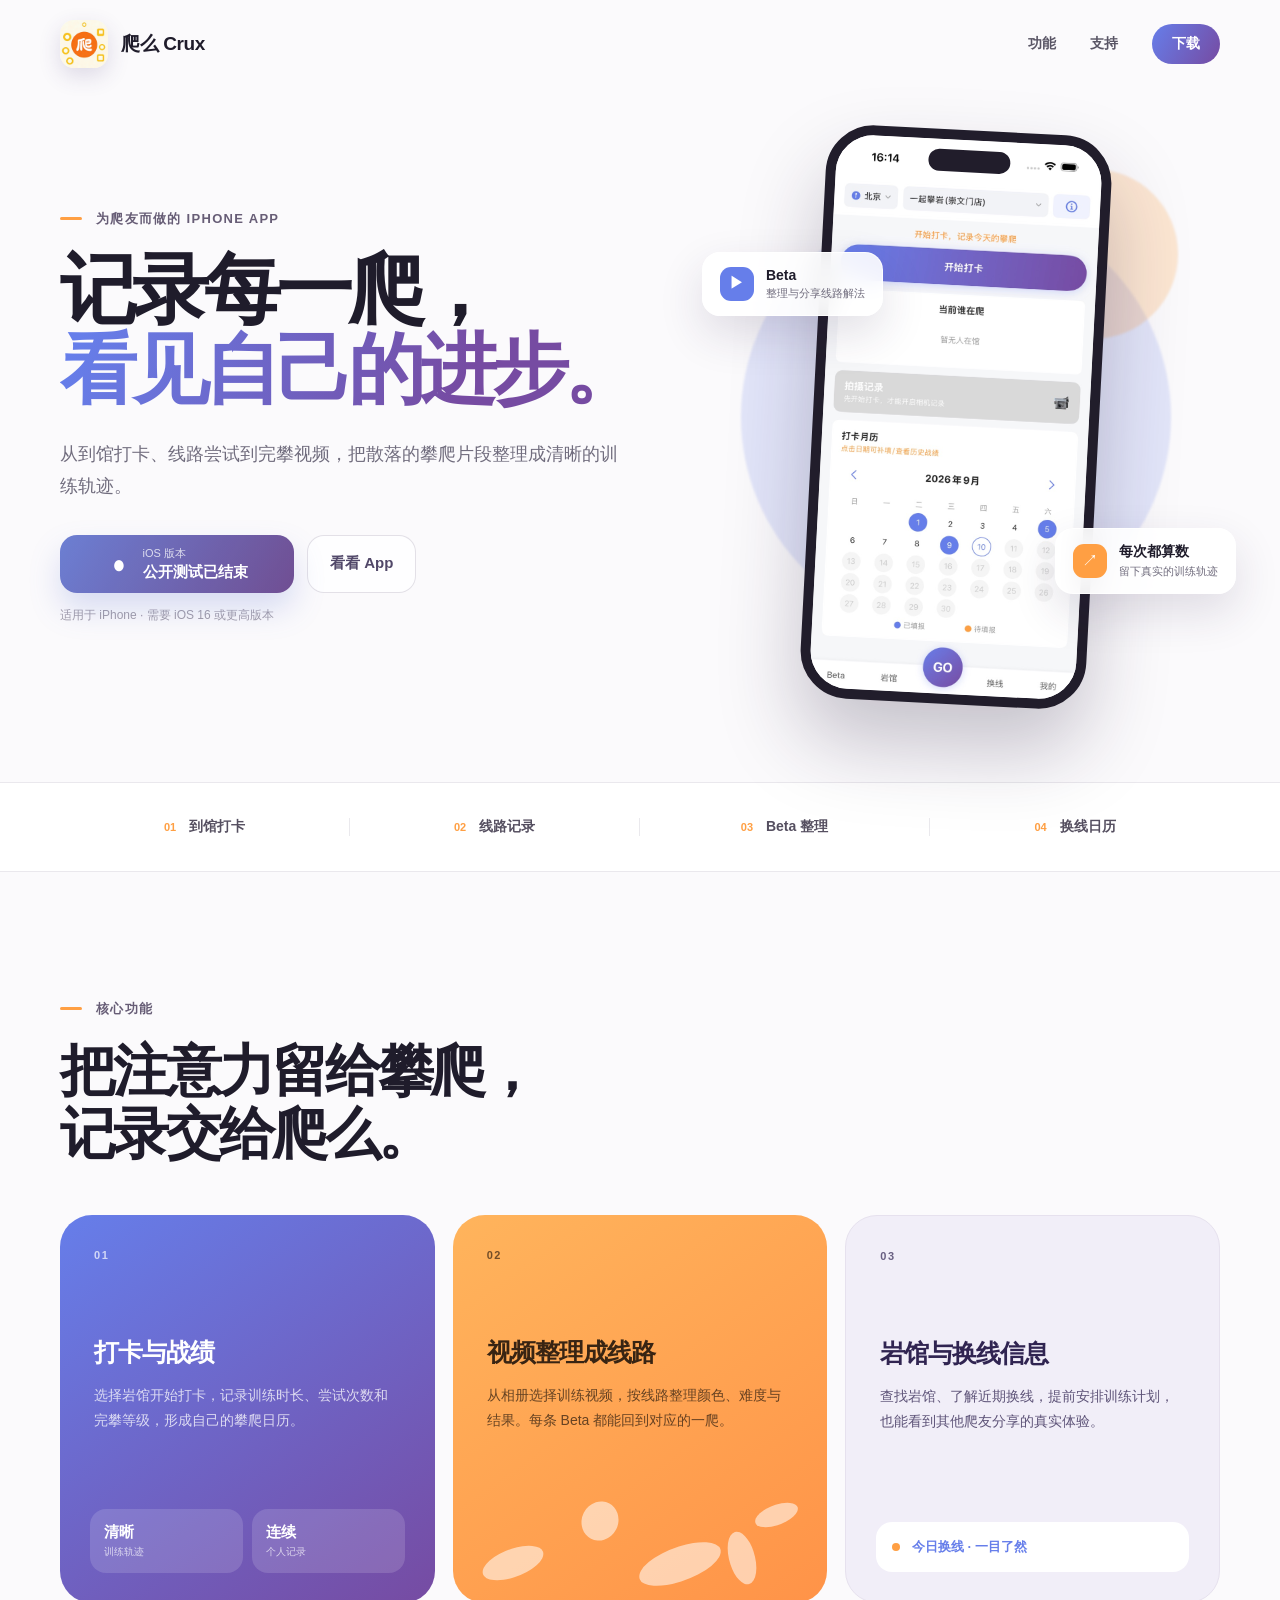
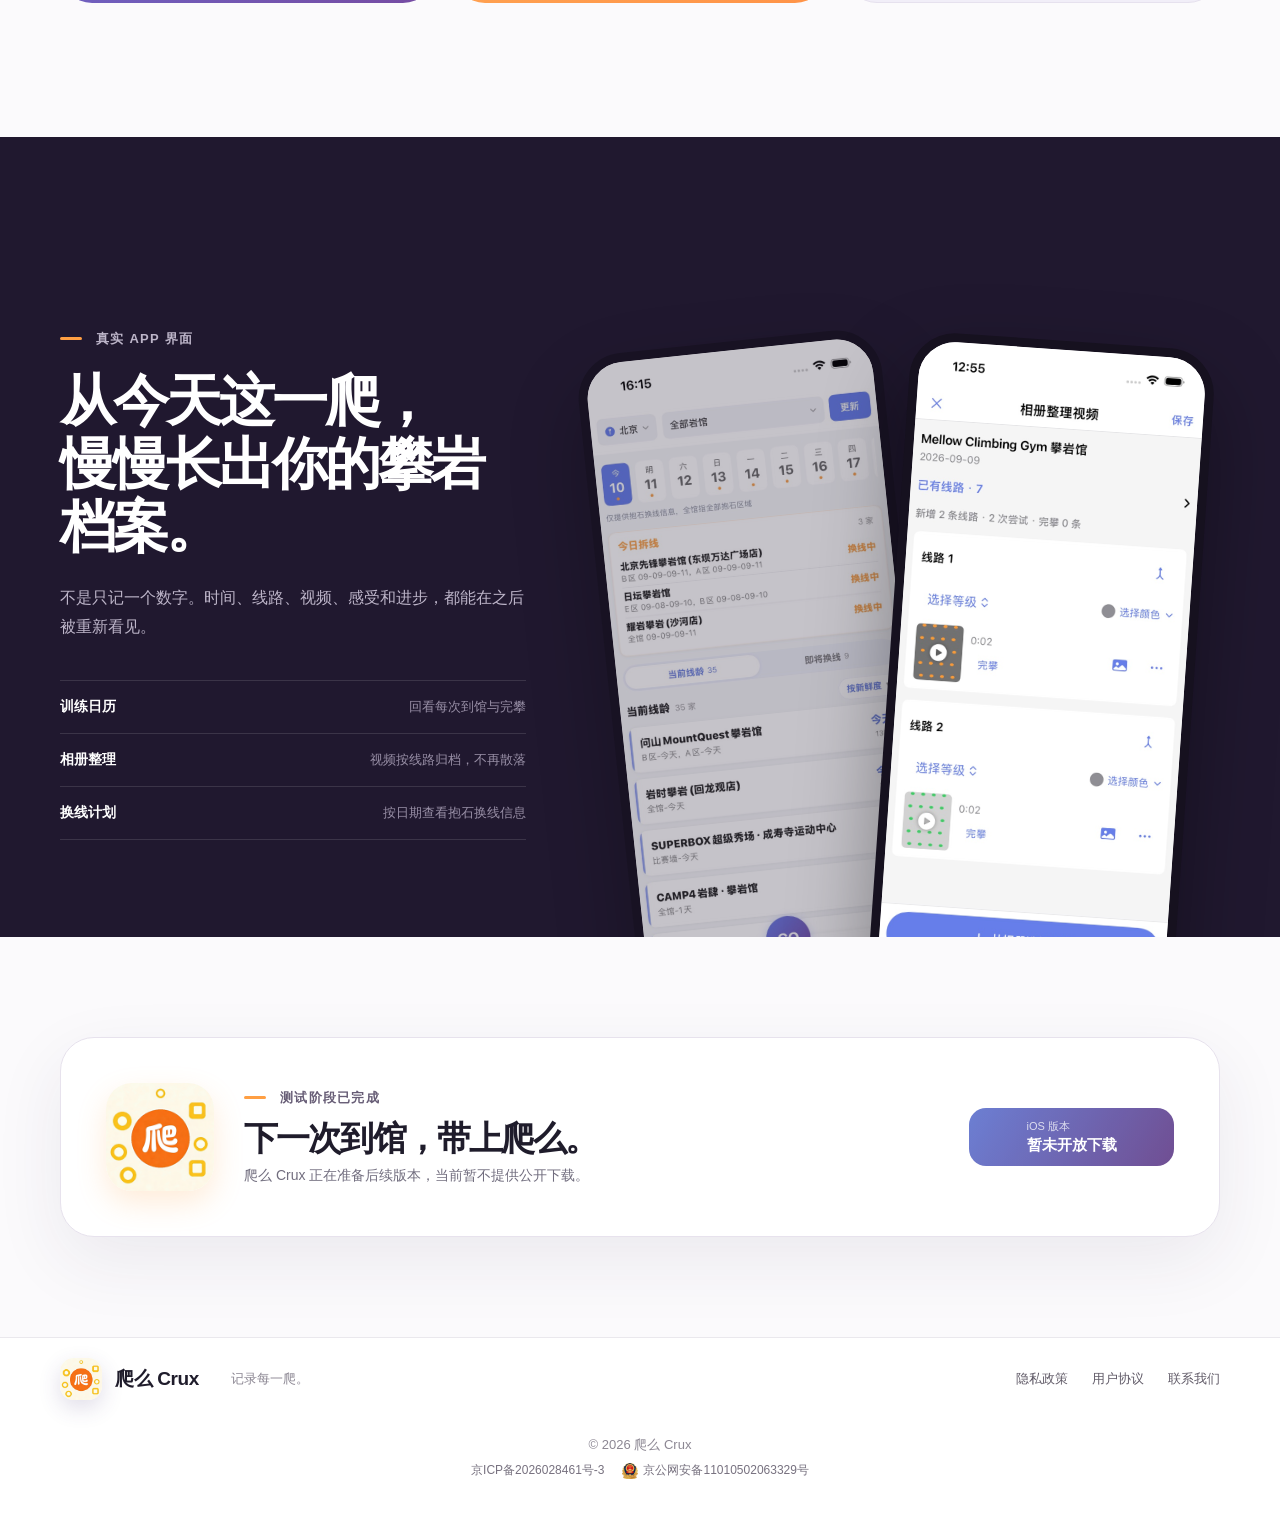
<file: index.html>
<!doctype html>
<html lang="zh-CN">
<head>
  <meta charset="utf-8">
  <meta name="viewport" content="width=device-width, initial-scale=1, viewport-fit=cover">
  <meta name="description" content="爬么 Crux 是为攀岩爱好者打造的训练记录与岩馆社区 App。记录每一爬，整理 Beta，查看换线信息。">
  <meta name="robots" content="noindex, nofollow, noarchive">
  <meta name="theme-color" content="#667eea">
  <meta property="og:title" content="爬么 Crux｜记录每一爬">
  <meta property="og:description" content="打卡、记录、整理 Beta，让每一次攀爬都有迹可循。">
  <meta property="og:image" content="assets/app-icon.png">
  <title>爬么 Crux｜记录每一爬</title>
  <link rel="icon" href="assets/app-icon.png">
  <link rel="apple-touch-icon" href="assets/app-icon.png">
  <link rel="stylesheet" href="assets/site.css">
</head>
<body>
  <header class="nav shell">
    <a class="brand" href="./" aria-label="爬么 Crux 首页">
      <img src="assets/app-icon.png" alt="爬么 Crux 图标" width="48" height="48">
      <span>爬么 <b>Crux</b></span>
    </a>
    <nav aria-label="主要导航">
      <a href="#features">功能</a>
      <a href="support.html">支持</a>
      <a class="nav-download" href="#download">下载</a>
    </nav>
  </header>

  <main>
    <section class="hero shell">
      <div class="hero-copy">
        <p class="eyebrow"><span></span> 为爬友而做的 iPhone App</p>
        <h1>记录每一爬，<br><em>看见自己的进步。</em></h1>
        <p class="lead">从到馆打卡、线路尝试到完攀视频，把散落的攀爬片段整理成清晰的训练轨迹。</p>
        <div class="hero-actions" id="download">
          <span class="primary disabled" role="status" data-testflight-link>
            <span class="apple" aria-hidden="true">●</span>
            <span><small>iOS 版本</small>公开测试已结束</span>
          </span>
          <a class="secondary" href="#preview">看看 App</a>
        </div>
        <p class="availability">适用于 iPhone · 需要 iOS 16 或更高版本</p>
      </div>

      <div class="hero-visual" aria-label="爬么 Crux 应用界面预览">
        <div class="glow glow-purple"></div>
        <div class="glow glow-orange"></div>
        <div class="phone phone-main">
          <img src="assets/screen-home.jpg" alt="爬么 Crux 打卡与训练日历界面">
        </div>
        <div class="floating-card card-beta">
          <span class="mini-icon">▶</span>
          <div><b>Beta</b><small>整理与分享线路解法</small></div>
        </div>
        <div class="floating-card card-streak">
          <span class="mini-icon orange">↗</span>
          <div><b>每次都算数</b><small>留下真实的训练轨迹</small></div>
        </div>
      </div>
    </section>

    <section class="trust-strip">
      <div class="shell trust-items">
        <p><span>01</span> 到馆打卡</p>
        <p><span>02</span> 线路记录</p>
        <p><span>03</span> Beta 整理</p>
        <p><span>04</span> 换线日历</p>
      </div>
    </section>

    <section class="features shell" id="features">
      <div class="section-heading">
        <p class="eyebrow"><span></span> 核心功能</p>
        <h2>把注意力留给攀爬，<br>记录交给爬么。</h2>
      </div>
      <div class="feature-grid">
        <article class="feature purple-card">
          <div class="feature-number">01</div>
          <h3>打卡与战绩</h3>
          <p>选择岩馆开始打卡，记录训练时长、尝试次数和完攀等级，形成自己的攀爬日历。</p>
          <div class="stat-row">
            <div><b>清晰</b><span>训练轨迹</span></div>
            <div><b>连续</b><span>个人记录</span></div>
          </div>
        </article>
        <article class="feature orange-card">
          <div class="feature-number">02</div>
          <h3>视频整理成线路</h3>
          <p>从相册选择训练视频，按线路整理颜色、难度与结果。每条 Beta 都能回到对应的一爬。</p>
          <div class="hold-pattern" aria-hidden="true"><i></i><i></i><i></i><i></i><i></i></div>
        </article>
        <article class="feature light-card">
          <div class="feature-number">03</div>
          <h3>岩馆与换线信息</h3>
          <p>查找岩馆、了解近期换线，提前安排训练计划，也能看到其他爬友分享的真实体验。</p>
          <div class="route-pill"><span></span> 今日换线 · 一目了然</div>
        </article>
      </div>
    </section>

    <section class="preview" id="preview">
      <div class="shell preview-layout">
        <div class="preview-copy">
          <p class="eyebrow light"><span></span> 真实 App 界面</p>
          <h2>从今天这一爬，<br>慢慢长出你的攀岩档案。</h2>
          <p>不是只记一个数字。时间、线路、视频、感受和进步，都能在之后被重新看见。</p>
          <ul>
            <li><b>训练日历</b><span>回看每次到馆与完攀</span></li>
            <li><b>相册整理</b><span>视频按线路归档，不再散落</span></li>
            <li><b>换线计划</b><span>按日期查看抱石换线信息</span></li>
          </ul>
        </div>
        <div class="screen-stack">
          <figure class="screen-card back"><img src="assets/screen-routes.jpg" alt="岩馆换线日历界面"></figure>
          <figure class="screen-card front"><img src="assets/screen-album.jpg" alt="相册视频按线路整理界面"></figure>
        </div>
      </div>
    </section>

    <section class="download shell">
      <div class="download-panel">
        <img src="assets/app-icon.png" alt="" width="108" height="108">
        <div>
          <p class="eyebrow"><span></span> 测试阶段已完成</p>
          <h2>下一次到馆，带上爬么。</h2>
          <p>爬么 Crux 正在准备后续版本，当前暂不提供公开下载。</p>
        </div>
        <span class="primary disabled compact" role="status" data-testflight-link>
          <span><small>iOS 版本</small>暂未开放下载</span>
        </span>
      </div>
    </section>
  </main>

  <footer>
    <div class="shell footer-grid">
      <div class="brand footer-brand">
        <img src="assets/app-icon.png" alt="" width="42" height="42">
        <span>爬么 <b>Crux</b></span>
      </div>
      <p>记录每一爬。</p>
      <div class="footer-links">
        <a href="privacy.html">隐私政策</a>
        <a href="terms.html">用户协议</a>
        <a href="support.html">联系我们</a>
      </div>
      <div class="filing-info">
        <p class="copyright">© 2026 爬么 Crux</p>
        <div class="filing-links">
          <a class="filing-link" href="https://beian.miit.gov.cn/" target="_blank" rel="noopener noreferrer">京ICP备2026028461号-3</a>
          <a class="filing-link filing-police" href="https://beian.mps.gov.cn/#/query/webSearch?code=11010502063329" target="_blank" rel="noopener noreferrer"><img src="assets/beian-mps.png" alt="">京公网安备11010502063329号</a>
        </div>
      </div>
    </div>
  </footer>
</body>
</html>
</file>
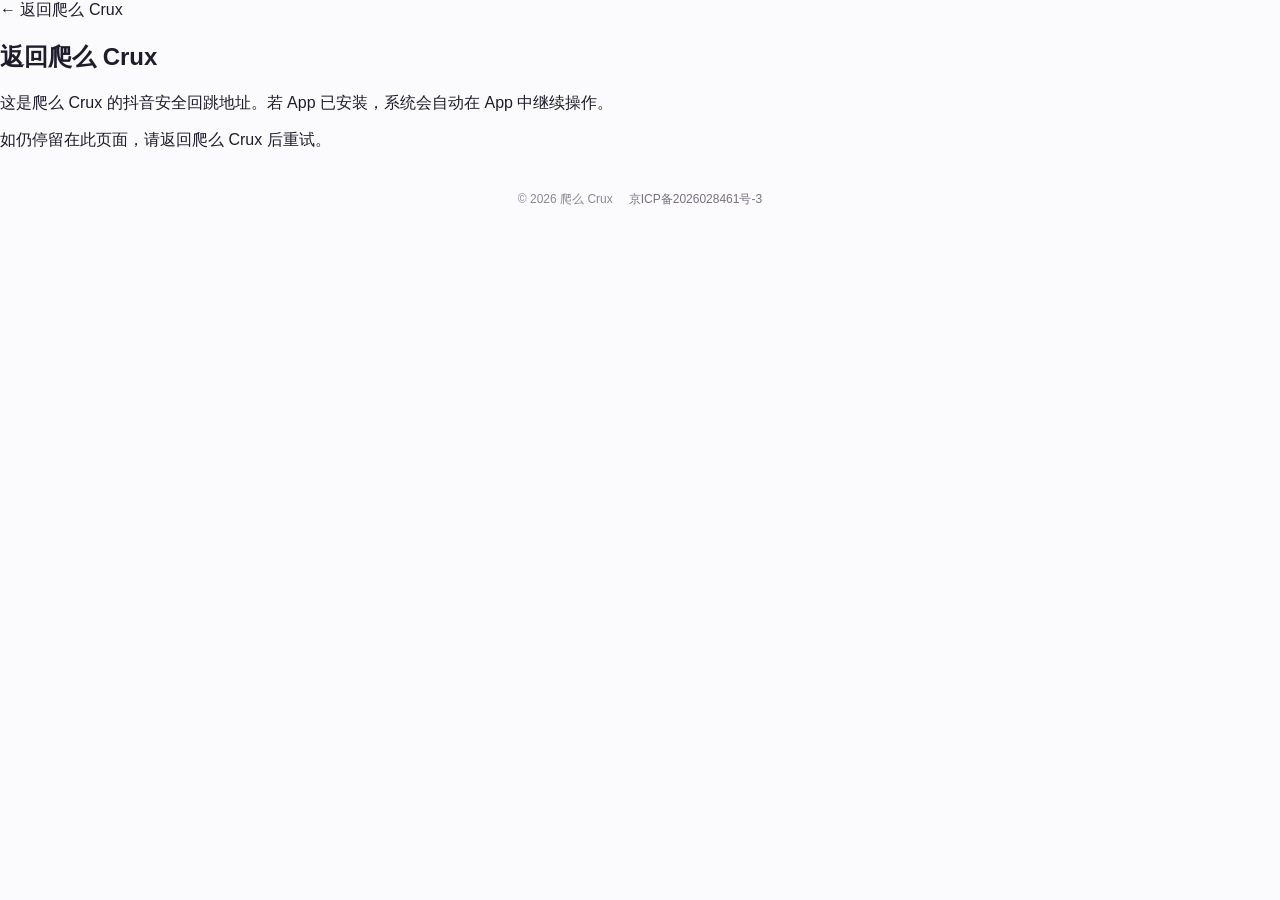
<file: ul/douyin/index.html>
<!doctype html>
<html lang="zh-CN">
<head>
  <meta charset="utf-8">
  <meta name="viewport" content="width=device-width, initial-scale=1">
  <meta name="robots" content="noindex, nofollow, noarchive">
  <title>返回爬么 Crux</title>
  <link rel="stylesheet" href="../../assets/site.css">
</head>
<body>
  <main class="legal-shell">
    <section class="legal-card">
      <a class="back-link" href="../../">← 返回爬么 Crux</a>
      <h1>返回爬么 Crux</h1>
      <p>这是爬么 Crux 的抖音安全回跳地址。若 App 已安装，系统会自动在 App 中继续操作。</p>
      <p>如仍停留在此页面，请返回爬么 Crux 后重试。</p>
    </section>
  </main>
  <footer class="legal-footer compact-footer">
    <span>© 2026 爬么 Crux</span>
    <a href="https://beian.miit.gov.cn/" target="_blank" rel="noopener noreferrer">京ICP备2026028461号-3</a>
  </footer>
</body>
</html>
</file>
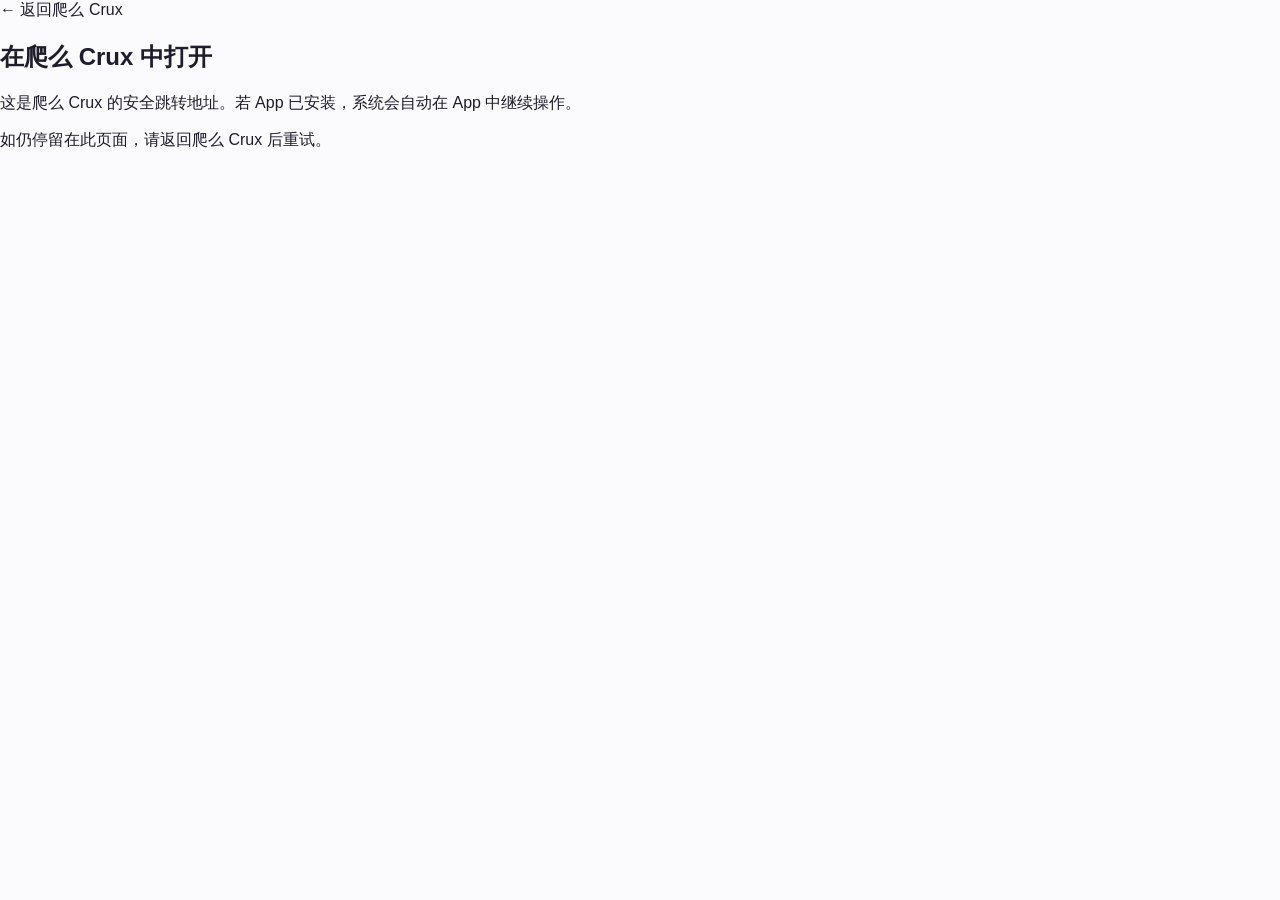
<file: ul/wechat/index.html>
<!doctype html>
<html lang="zh-CN">
<head>
  <meta charset="utf-8">
  <meta name="viewport" content="width=device-width, initial-scale=1">
  <meta name="robots" content="noindex, nofollow, noarchive">
  <title>在爬么 Crux 中打开</title>
  <link rel="stylesheet" href="../../assets/site.css">
</head>
<body>
  <main class="legal-shell">
    <section class="legal-card">
      <a class="back-link" href="../../">← 返回爬么 Crux</a>
      <h1>在爬么 Crux 中打开</h1>
      <p>这是爬么 Crux 的安全跳转地址。若 App 已安装，系统会自动在 App 中继续操作。</p>
      <p>如仍停留在此页面，请返回爬么 Crux 后重试。</p>
    </section>
  </main>
</body>
</html>
</file>
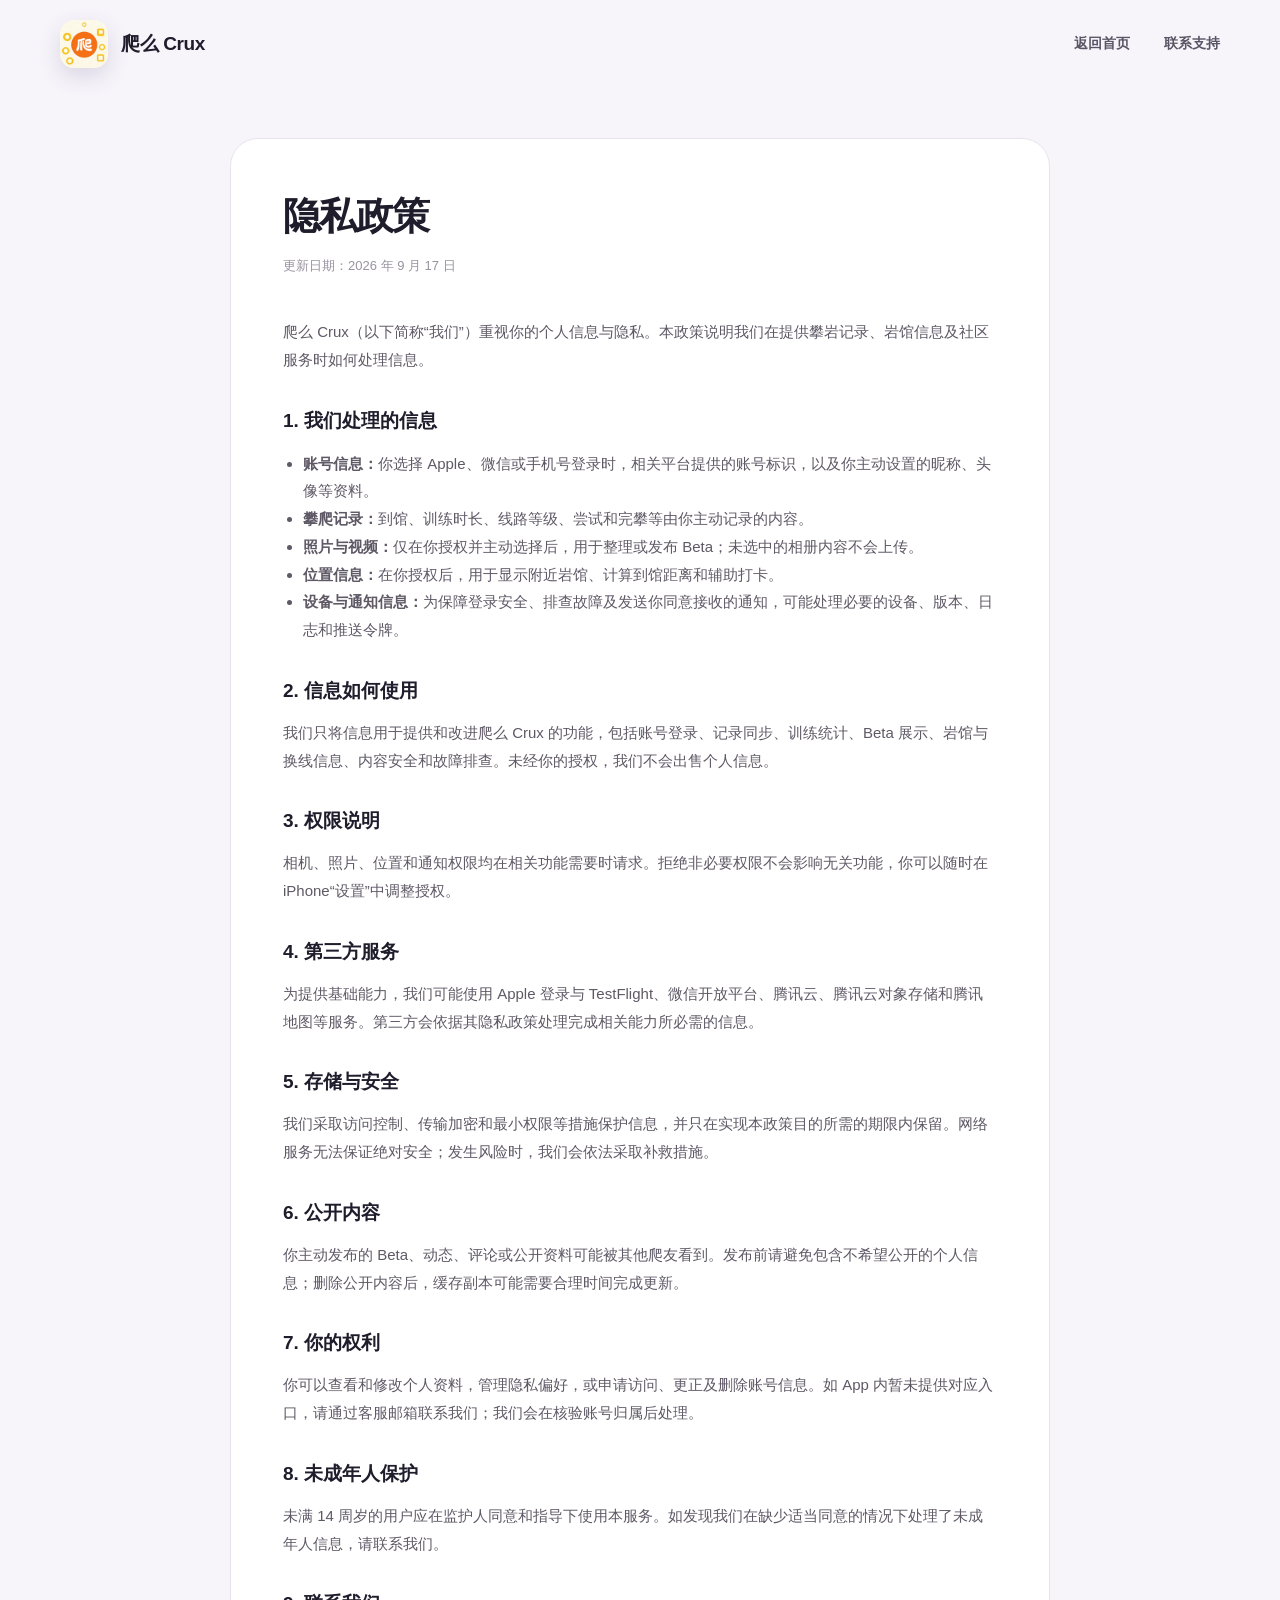
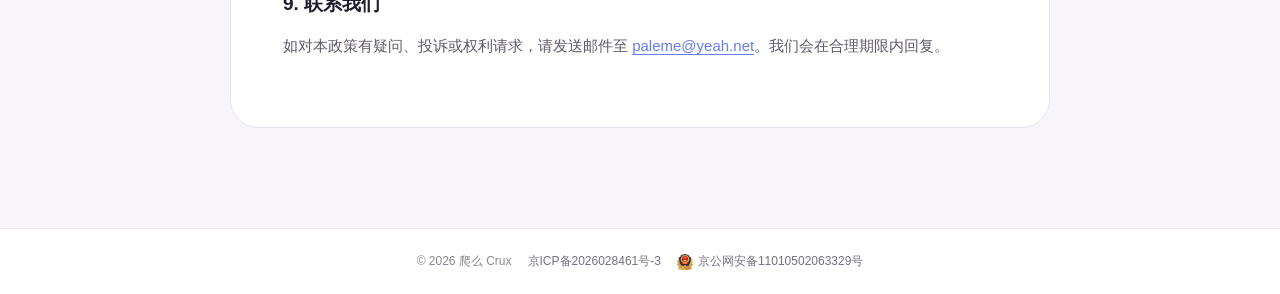
<file: privacy.html>
<!doctype html>
<html lang="zh-CN">
<head>
  <meta charset="utf-8">
  <meta name="viewport" content="width=device-width, initial-scale=1">
  <meta name="robots" content="noindex, nofollow, noarchive">
  <meta name="theme-color" content="#667eea">
  <title>隐私政策｜爬么 Crux</title>
  <link rel="icon" href="assets/app-icon.png">
  <link rel="stylesheet" href="assets/site.css">
</head>
<body class="legal-page">
  <header class="nav shell">
    <a class="brand" href="./"><img src="assets/app-icon.png" alt="爬么 Crux" width="48" height="48"><span>爬么 <b>Crux</b></span></a>
    <nav><a href="./">返回首页</a><a href="support.html">联系支持</a></nav>
  </header>
  <main class="legal-main">
    <h1>隐私政策</h1>
    <p class="updated">更新日期：2026 年 9 月 17 日</p>
    <p>爬么 Crux（以下简称“我们”）重视你的个人信息与隐私。本政策说明我们在提供攀岩记录、岩馆信息及社区服务时如何处理信息。</p>

    <h2>1. 我们处理的信息</h2>
    <ul>
      <li><b>账号信息：</b>你选择 Apple、微信或手机号登录时，相关平台提供的账号标识，以及你主动设置的昵称、头像等资料。</li>
      <li><b>攀爬记录：</b>到馆、训练时长、线路等级、尝试和完攀等由你主动记录的内容。</li>
      <li><b>照片与视频：</b>仅在你授权并主动选择后，用于整理或发布 Beta；未选中的相册内容不会上传。</li>
      <li><b>位置信息：</b>在你授权后，用于显示附近岩馆、计算到馆距离和辅助打卡。</li>
      <li><b>设备与通知信息：</b>为保障登录安全、排查故障及发送你同意接收的通知，可能处理必要的设备、版本、日志和推送令牌。</li>
    </ul>

    <h2>2. 信息如何使用</h2>
    <p>我们只将信息用于提供和改进爬么 Crux 的功能，包括账号登录、记录同步、训练统计、Beta 展示、岩馆与换线信息、内容安全和故障排查。未经你的授权，我们不会出售个人信息。</p>

    <h2>3. 权限说明</h2>
    <p>相机、照片、位置和通知权限均在相关功能需要时请求。拒绝非必要权限不会影响无关功能，你可以随时在 iPhone“设置”中调整授权。</p>

    <h2>4. 第三方服务</h2>
    <p>为提供基础能力，我们可能使用 Apple 登录与 TestFlight、微信开放平台、腾讯云、腾讯云对象存储和腾讯地图等服务。第三方会依据其隐私政策处理完成相关能力所必需的信息。</p>

    <h2>5. 存储与安全</h2>
    <p>我们采取访问控制、传输加密和最小权限等措施保护信息，并只在实现本政策目的所需的期限内保留。网络服务无法保证绝对安全；发生风险时，我们会依法采取补救措施。</p>

    <h2>6. 公开内容</h2>
    <p>你主动发布的 Beta、动态、评论或公开资料可能被其他爬友看到。发布前请避免包含不希望公开的个人信息；删除公开内容后，缓存副本可能需要合理时间完成更新。</p>

    <h2>7. 你的权利</h2>
    <p>你可以查看和修改个人资料，管理隐私偏好，或申请访问、更正及删除账号信息。如 App 内暂未提供对应入口，请通过客服邮箱联系我们；我们会在核验账号归属后处理。</p>

    <h2>8. 未成年人保护</h2>
    <p>未满 14 周岁的用户应在监护人同意和指导下使用本服务。如发现我们在缺少适当同意的情况下处理了未成年人信息，请联系我们。</p>

    <h2>9. 联系我们</h2>
    <p>如对本政策有疑问、投诉或权利请求，请发送邮件至 <a href="mailto:paleme@yeah.net">paleme@yeah.net</a>。我们会在合理期限内回复。</p>
  </main>
  <footer class="legal-footer">
    <span>© 2026 爬么 Crux</span>
    <a href="https://beian.miit.gov.cn/" target="_blank" rel="noopener noreferrer">京ICP备2026028461号-3</a>
    <a class="filing-police" href="https://beian.mps.gov.cn/#/query/webSearch?code=11010502063329" target="_blank" rel="noopener noreferrer"><img src="assets/beian-mps.png" alt="">京公网安备11010502063329号</a>
  </footer>
</body>
</html>
</file>
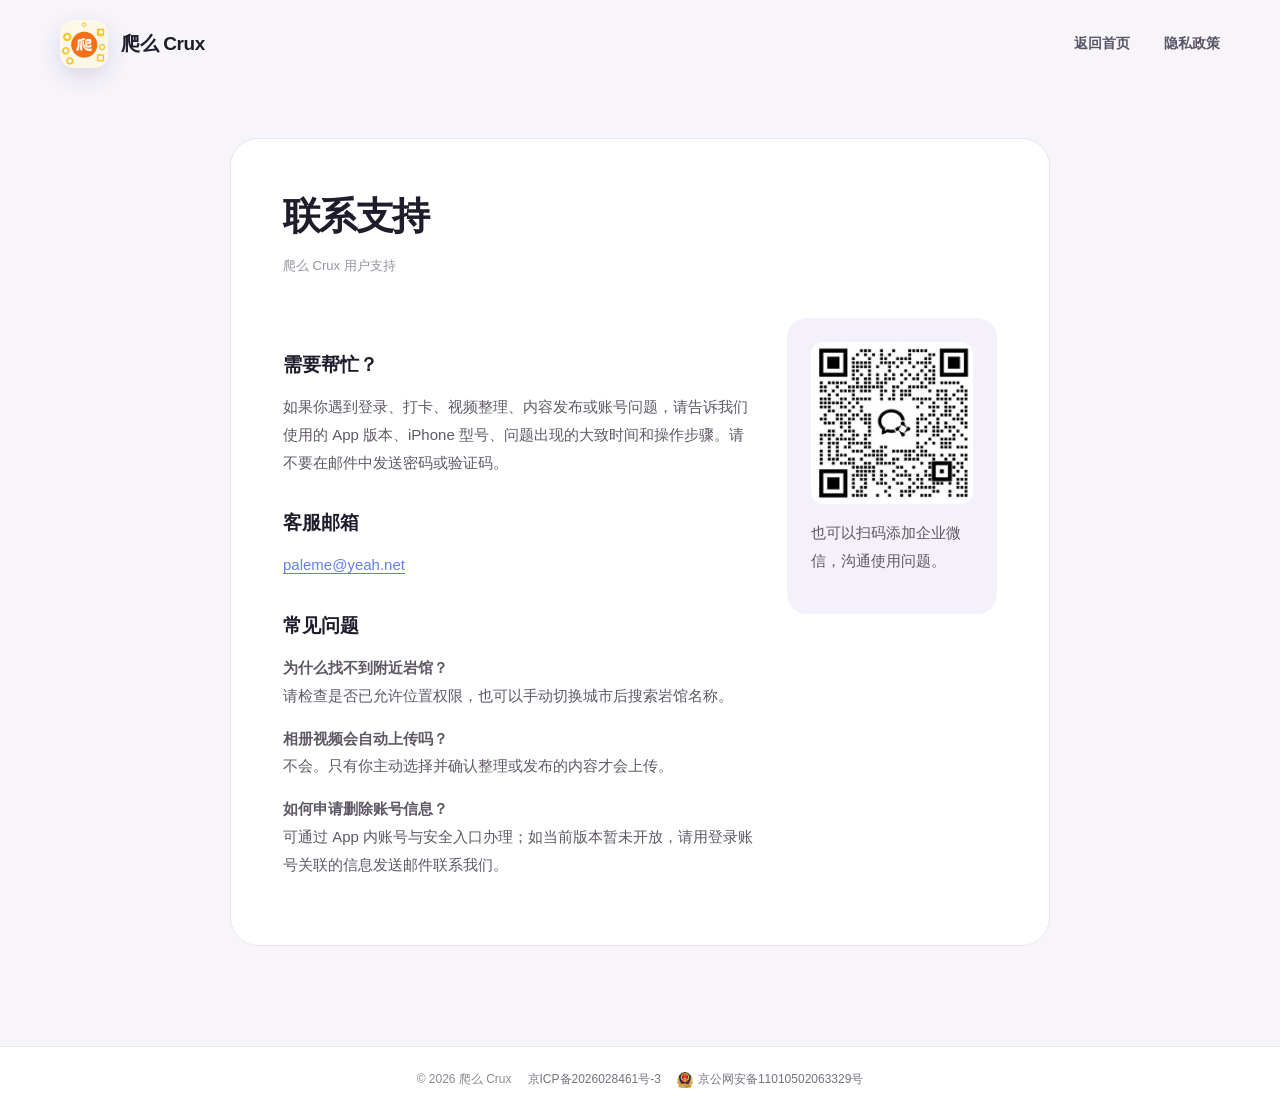
<file: support.html>
<!doctype html>
<html lang="zh-CN">
<head>
  <meta charset="utf-8">
  <meta name="viewport" content="width=device-width, initial-scale=1">
  <meta name="robots" content="noindex, nofollow, noarchive">
  <meta name="theme-color" content="#667eea">
  <title>联系支持｜爬么 Crux</title>
  <link rel="icon" href="assets/app-icon.png">
  <link rel="stylesheet" href="assets/site.css">
</head>
<body class="legal-page">
  <header class="nav shell">
    <a class="brand" href="./"><img src="assets/app-icon.png" alt="爬么 Crux" width="48" height="48"><span>爬么 <b>Crux</b></span></a>
    <nav><a href="./">返回首页</a><a href="privacy.html">隐私政策</a></nav>
  </header>
  <main class="legal-main">
    <h1>联系支持</h1>
    <p class="updated">爬么 Crux 用户支持</p>
    <div class="support-grid">
      <div>
        <h2>需要帮忙？</h2>
        <p>如果你遇到登录、打卡、视频整理、内容发布或账号问题，请告诉我们使用的 App 版本、iPhone 型号、问题出现的大致时间和操作步骤。请不要在邮件中发送密码或验证码。</p>
        <h2>客服邮箱</h2>
        <p><a href="mailto:paleme@yeah.net">paleme@yeah.net</a></p>
        <h2>常见问题</h2>
        <p><b>为什么找不到附近岩馆？</b><br>请检查是否已允许位置权限，也可以手动切换城市后搜索岩馆名称。</p>
        <p><b>相册视频会自动上传吗？</b><br>不会。只有你主动选择并确认整理或发布的内容才会上传。</p>
        <p><b>如何申请删除账号信息？</b><br>可通过 App 内账号与安全入口办理；如当前版本暂未开放，请用登录账号关联的信息发送邮件联系我们。</p>
      </div>
      <aside class="support-card">
        <img src="assets/wework-qr.png" alt="爬么 Crux 企业微信二维码">
        <p>也可以扫码添加企业微信，沟通使用问题。</p>
      </aside>
    </div>
  </main>
  <footer class="legal-footer">
    <span>© 2026 爬么 Crux</span>
    <a href="https://beian.miit.gov.cn/" target="_blank" rel="noopener noreferrer">京ICP备2026028461号-3</a>
    <a class="filing-police" href="https://beian.mps.gov.cn/#/query/webSearch?code=11010502063329" target="_blank" rel="noopener noreferrer"><img src="assets/beian-mps.png" alt="">京公网安备11010502063329号</a>
  </footer>
</body>
</html>
</file>
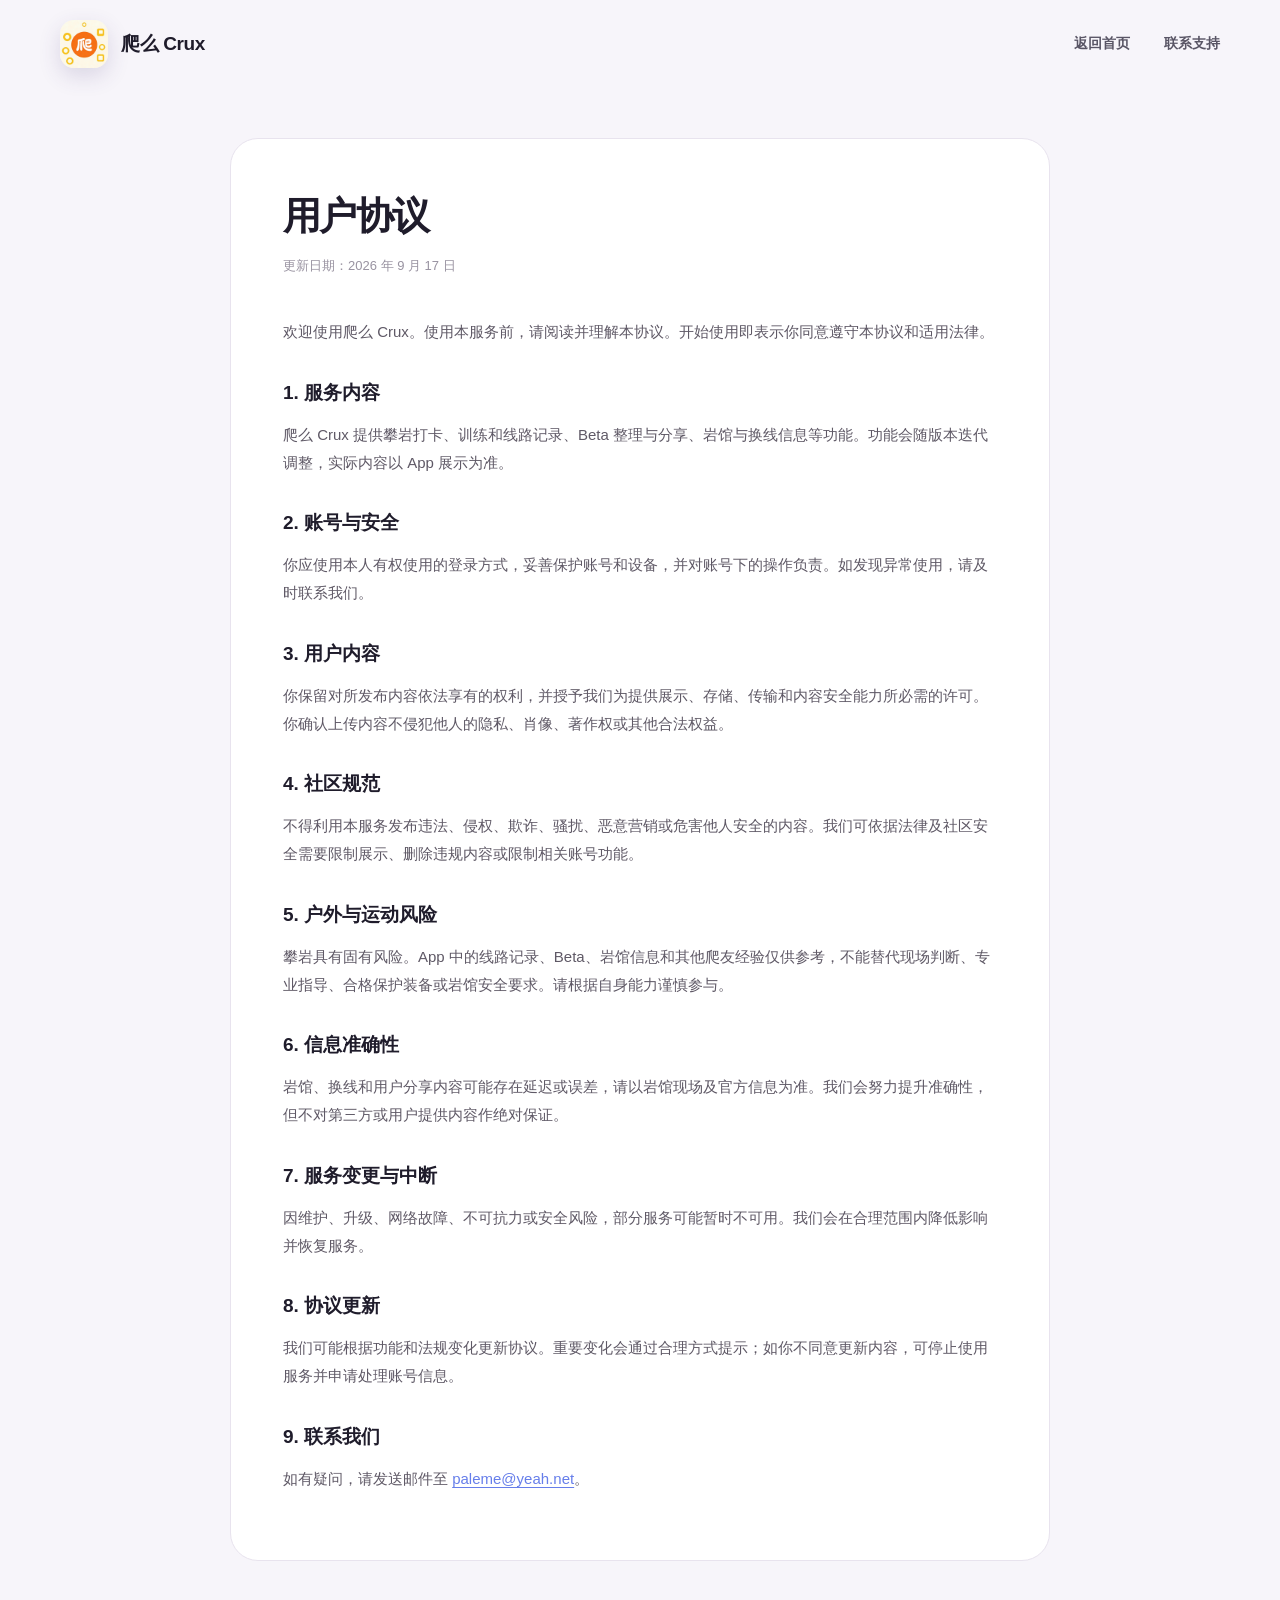
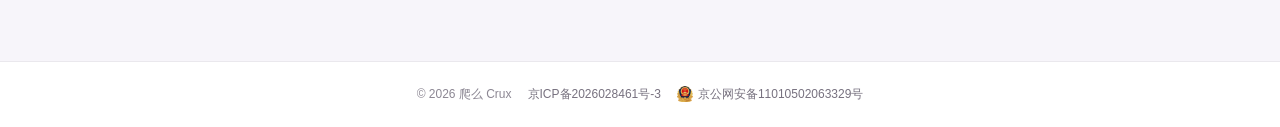
<file: terms.html>
<!doctype html>
<html lang="zh-CN">
<head>
  <meta charset="utf-8">
  <meta name="viewport" content="width=device-width, initial-scale=1">
  <meta name="robots" content="noindex, nofollow, noarchive">
  <meta name="theme-color" content="#667eea">
  <title>用户协议｜爬么 Crux</title>
  <link rel="icon" href="assets/app-icon.png">
  <link rel="stylesheet" href="assets/site.css">
</head>
<body class="legal-page">
  <header class="nav shell">
    <a class="brand" href="./"><img src="assets/app-icon.png" alt="爬么 Crux" width="48" height="48"><span>爬么 <b>Crux</b></span></a>
    <nav><a href="./">返回首页</a><a href="support.html">联系支持</a></nav>
  </header>
  <main class="legal-main">
    <h1>用户协议</h1>
    <p class="updated">更新日期：2026 年 9 月 17 日</p>
    <p>欢迎使用爬么 Crux。使用本服务前，请阅读并理解本协议。开始使用即表示你同意遵守本协议和适用法律。</p>

    <h2>1. 服务内容</h2>
    <p>爬么 Crux 提供攀岩打卡、训练和线路记录、Beta 整理与分享、岩馆与换线信息等功能。功能会随版本迭代调整，实际内容以 App 展示为准。</p>

    <h2>2. 账号与安全</h2>
    <p>你应使用本人有权使用的登录方式，妥善保护账号和设备，并对账号下的操作负责。如发现异常使用，请及时联系我们。</p>

    <h2>3. 用户内容</h2>
    <p>你保留对所发布内容依法享有的权利，并授予我们为提供展示、存储、传输和内容安全能力所必需的许可。你确认上传内容不侵犯他人的隐私、肖像、著作权或其他合法权益。</p>

    <h2>4. 社区规范</h2>
    <p>不得利用本服务发布违法、侵权、欺诈、骚扰、恶意营销或危害他人安全的内容。我们可依据法律及社区安全需要限制展示、删除违规内容或限制相关账号功能。</p>

    <h2>5. 户外与运动风险</h2>
    <p>攀岩具有固有风险。App 中的线路记录、Beta、岩馆信息和其他爬友经验仅供参考，不能替代现场判断、专业指导、合格保护装备或岩馆安全要求。请根据自身能力谨慎参与。</p>

    <h2>6. 信息准确性</h2>
    <p>岩馆、换线和用户分享内容可能存在延迟或误差，请以岩馆现场及官方信息为准。我们会努力提升准确性，但不对第三方或用户提供内容作绝对保证。</p>

    <h2>7. 服务变更与中断</h2>
    <p>因维护、升级、网络故障、不可抗力或安全风险，部分服务可能暂时不可用。我们会在合理范围内降低影响并恢复服务。</p>

    <h2>8. 协议更新</h2>
    <p>我们可能根据功能和法规变化更新协议。重要变化会通过合理方式提示；如你不同意更新内容，可停止使用服务并申请处理账号信息。</p>

    <h2>9. 联系我们</h2>
    <p>如有疑问，请发送邮件至 <a href="mailto:paleme@yeah.net">paleme@yeah.net</a>。</p>
  </main>
  <footer class="legal-footer">
    <span>© 2026 爬么 Crux</span>
    <a href="https://beian.miit.gov.cn/" target="_blank" rel="noopener noreferrer">京ICP备2026028461号-3</a>
    <a class="filing-police" href="https://beian.mps.gov.cn/#/query/webSearch?code=11010502063329" target="_blank" rel="noopener noreferrer"><img src="assets/beian-mps.png" alt="">京公网安备11010502063329号</a>
  </footer>
</body>
</html>
</file>
<file: assets/site.css>
:root {
  --purple: #667eea;
  --purple-deep: #764ba2;
  --purple-ink: #302451;
  --orange: #ff9f43;
  --ink: #1f1c2b;
  --muted: #716d7e;
  --paper: #fbfafc;
  --line: rgba(48, 36, 81, .1);
}

* { box-sizing: border-box; }
html { scroll-behavior: smooth; }
body {
  margin: 0;
  color: var(--ink);
  background: var(--paper);
  font-family: -apple-system, BlinkMacSystemFont, "SF Pro Display", "PingFang SC", "Helvetica Neue", sans-serif;
  -webkit-font-smoothing: antialiased;
}
a { color: inherit; text-decoration: none; }
img { display: block; max-width: 100%; }
.shell { width: min(1160px, calc(100% - 48px)); margin: 0 auto; }

.nav {
  height: 88px;
  display: flex;
  align-items: center;
  justify-content: space-between;
  position: relative;
  z-index: 10;
}
.brand { display: flex; align-items: center; gap: 13px; font-size: 19px; font-weight: 700; letter-spacing: -.02em; }
.brand img { border-radius: 14px; box-shadow: 0 8px 22px rgba(69, 48, 116, .16); }
.brand b { font-weight: 800; }
nav { display: flex; align-items: center; gap: 34px; font-size: 14px; font-weight: 600; }
nav a:not(.nav-download) { color: #595565; }
.nav-download { padding: 11px 20px; border-radius: 999px; color: white; background: linear-gradient(120deg, var(--purple), var(--purple-deep)); }

.hero {
  min-height: 690px;
  display: grid;
  grid-template-columns: minmax(0, 1fr) minmax(390px, .9fr);
  align-items: center;
  gap: 44px;
  padding-top: 34px;
  padding-bottom: 70px;
}
.eyebrow { margin: 0 0 22px; font-size: 13px; font-weight: 750; letter-spacing: .1em; color: #675d76; text-transform: uppercase; }
.eyebrow span { display: inline-block; width: 22px; height: 3px; margin: 0 9px 3px 0; border-radius: 99px; background: var(--orange); }
.hero h1 { margin: 0; font-size: clamp(50px, 6vw, 78px); line-height: 1.04; letter-spacing: -.065em; }
.hero h1 em { color: transparent; font-style: normal; background: linear-gradient(115deg, var(--purple) 4%, var(--purple-deep) 70%); background-clip: text; -webkit-background-clip: text; }
.lead { max-width: 570px; margin: 28px 0 32px; color: var(--muted); font-size: 18px; line-height: 1.8; }
.hero-actions { display: flex; align-items: stretch; gap: 13px; }
.primary, .secondary {
  min-height: 58px;
  display: inline-flex;
  align-items: center;
  justify-content: center;
  border-radius: 17px;
  padding: 11px 22px;
  font-size: 15px;
  font-weight: 700;
}
.primary { min-width: 234px; gap: 12px; color: white; background: linear-gradient(120deg, var(--purple), var(--purple-deep)); box-shadow: 0 16px 30px rgba(102, 126, 234, .25); }
.primary small { display: block; margin-bottom: 2px; font-size: 11px; font-weight: 500; opacity: .76; }
.primary.disabled { cursor: default; filter: saturate(.78); }
.apple { width: 24px; height: 29px; display: grid; place-items: center; color: white; font-size: 26px; line-height: 1; transform: scaleX(.85); }
.secondary { color: #514869; border: 1px solid rgba(81, 72, 105, .16); background: rgba(255, 255, 255, .78); }
.availability { margin: 14px 0 0; color: #a09ba8; font-size: 12px; }

.hero-visual { min-height: 590px; position: relative; display: grid; place-items: center; }
.phone { width: 286px; height: 574px; overflow: hidden; position: relative; z-index: 2; border: 10px solid #211d2b; border-radius: 48px; background: white; box-shadow: 0 42px 80px rgba(39, 29, 61, .25); }
.phone::after { content: ""; position: absolute; top: 10px; left: 50%; width: 82px; height: 22px; transform: translateX(-50%); border-radius: 99px; background: #211d2b; }
.phone img { width: 100%; height: 100%; object-fit: cover; object-position: top; }
.phone-main { transform: rotate(3deg); }
.glow { position: absolute; border-radius: 50%; filter: blur(1px); }
.glow-purple { width: 430px; height: 430px; background: rgba(102, 126, 234, .16); }
.glow-orange { width: 170px; height: 170px; right: 8%; top: 8%; background: rgba(255, 159, 67, .22); }
.floating-card { position: absolute; z-index: 3; display: flex; align-items: center; gap: 12px; padding: 14px 17px; border: 1px solid rgba(255,255,255,.82); border-radius: 18px; background: rgba(255,255,255,.9); box-shadow: 0 18px 45px rgba(48,36,81,.14); backdrop-filter: blur(12px); }
.floating-card b, .floating-card small { display: block; }
.floating-card b { margin-bottom: 3px; font-size: 14px; }
.floating-card small { color: var(--muted); font-size: 11px; }
.mini-icon { width: 34px; height: 34px; display: grid; place-items: center; border-radius: 11px; color: white; background: var(--purple); }
.mini-icon.orange { background: var(--orange); }
.card-beta { left: 2%; top: 22%; }
.card-streak { right: -3%; bottom: 20%; }

.trust-strip { border-top: 1px solid var(--line); border-bottom: 1px solid var(--line); background: white; }
.trust-items { min-height: 88px; display: grid; grid-template-columns: repeat(4, 1fr); align-items: center; }
.trust-items p { margin: 0; padding: 0 22px; color: #554f60; text-align: center; font-size: 14px; font-weight: 650; border-right: 1px solid var(--line); }
.trust-items p:last-child { border: 0; }
.trust-items span { margin-right: 9px; color: var(--orange); font-size: 11px; }

.features { padding-top: 128px; padding-bottom: 134px; }
.section-heading { max-width: 700px; margin-bottom: 50px; }
.section-heading h2, .preview h2, .download h2 { margin: 0; font-size: clamp(37px, 5vw, 56px); line-height: 1.12; letter-spacing: -.055em; }
.feature-grid { display: grid; grid-template-columns: repeat(3, 1fr); gap: 18px; }
.feature { min-height: 388px; overflow: hidden; position: relative; padding: 34px; border-radius: 32px; }
.feature-number { margin-bottom: 75px; font-size: 11px; font-weight: 800; letter-spacing: .14em; opacity: .7; }
.feature h3 { margin: 0 0 14px; font-size: 25px; letter-spacing: -.04em; }
.feature p { margin: 0; font-size: 14px; line-height: 1.75; opacity: .76; }
.purple-card { color: white; background: linear-gradient(145deg, var(--purple), var(--purple-deep)); }
.orange-card { color: #382413; background: linear-gradient(145deg, #ffb45c, #ff9348); }
.light-card { color: var(--purple-ink); border: 1px solid #e6e1ee; background: #f1eef8; }
.stat-row { display: flex; gap: 9px; position: absolute; left: 30px; right: 30px; bottom: 30px; }
.stat-row div { flex: 1; padding: 14px; border-radius: 16px; background: rgba(255,255,255,.14); }
.stat-row b, .stat-row span { display: block; }
.stat-row b { margin-bottom: 3px; font-size: 15px; }
.stat-row span { font-size: 10px; opacity: .7; }
.hold-pattern { position: absolute; inset: auto 0 0 0; height: 115px; }
.hold-pattern i { position: absolute; display: block; border-radius: 55% 45% 55% 45%; background: rgba(255,255,255,.55); transform: rotate(-18deg); }
.hold-pattern i:nth-child(1) { width: 64px; height: 28px; left: 28px; bottom: 26px; }
.hold-pattern i:nth-child(2) { width: 38px; height: 38px; left: 128px; bottom: 63px; }
.hold-pattern i:nth-child(3) { width: 86px; height: 34px; left: 184px; bottom: 22px; }
.hold-pattern i:nth-child(4) { width: 45px; height: 20px; right: 28px; bottom: 78px; }
.hold-pattern i:nth-child(5) { width: 26px; height: 54px; right: 72px; bottom: 18px; }
.route-pill { position: absolute; left: 30px; right: 30px; bottom: 30px; padding: 16px; border-radius: 16px; color: var(--purple); background: white; font-size: 13px; font-weight: 700; }
.route-pill span { display: inline-block; width: 8px; height: 8px; margin-right: 8px; border-radius: 50%; background: var(--orange); }

.preview { overflow: hidden; color: white; background: #20182f; }
.preview-layout { min-height: 800px; display: grid; grid-template-columns: .84fr 1.16fr; gap: 50px; align-items: center; padding-top: 95px; }
.eyebrow.light { color: #bdb5c9; }
.preview-copy > p:not(.eyebrow) { margin: 26px 0 38px; color: #bdb5c9; font-size: 16px; line-height: 1.8; }
.preview ul { list-style: none; margin: 0; padding: 0; border-top: 1px solid rgba(255,255,255,.12); }
.preview li { display: flex; justify-content: space-between; gap: 20px; padding: 17px 0; border-bottom: 1px solid rgba(255,255,255,.12); }
.preview li b { font-size: 14px; }
.preview li span { color: #988fa6; font-size: 13px; }
.screen-stack { min-height: 700px; position: relative; }
.screen-card { width: 305px; height: 665px; overflow: hidden; position: absolute; bottom: -70px; margin: 0; border: 9px solid #16111f; border-radius: 46px 46px 0 0; background: white; box-shadow: 0 35px 80px rgba(0,0,0,.35); }
.screen-card img { width: 100%; height: 100%; object-fit: cover; object-position: top; }
.screen-card.back { left: 5%; transform: rotate(-6deg); opacity: .74; }
.screen-card.front { right: 4%; z-index: 2; transform: rotate(4deg); }

.download { padding-top: 100px; padding-bottom: 100px; }
.download-panel { display: grid; grid-template-columns: auto 1fr auto; align-items: center; gap: 30px; padding: 45px; border: 1px solid #e7e2ed; border-radius: 34px; background: white; box-shadow: 0 24px 70px rgba(48,36,81,.08); }
.download-panel > img { border-radius: 26px; box-shadow: 0 12px 30px rgba(255,159,67,.2); }
.download-panel .eyebrow { margin-bottom: 12px; }
.download-panel h2 { font-size: 34px; }
.download-panel p:not(.eyebrow) { margin: 10px 0 0; color: var(--muted); font-size: 14px; }
.primary.compact { min-width: 205px; box-shadow: none; }

footer { border-top: 1px solid var(--line); background: white; }
.footer-grid { min-height: 185px; display: grid; grid-template-columns: auto 1fr auto; align-items: center; gap: 32px; }
.footer-grid > p { color: #8c8793; font-size: 13px; }
.footer-links { display: flex; gap: 24px; color: #615b68; font-size: 13px; }
.filing-info { grid-column: 1 / -1; margin: -35px 0 0; padding-bottom: 25px; text-align: center; }
.filing-info .copyright { margin: 0 0 8px; color: #8c8793; font-size: 13px; }
.filing-links { display: flex; flex-wrap: wrap; justify-content: center; gap: 8px 18px; }
.filing-link { color: #77717f; font-size: 12px; transition: color .2s ease; }
.filing-link:hover { color: var(--purple); }
.filing-police { display: inline-flex; align-items: center; gap: 5px; }
.filing-police img { width: 16px; height: 16px; flex: 0 0 auto; }

.legal-page { min-height: 100vh; background: #f7f5fa; }
.legal-main { width: min(820px, calc(100% - 40px)); margin: 50px auto 100px; padding: 52px; border: 1px solid #e8e3ee; border-radius: 28px; background: white; }
.legal-main h1 { margin: 0 0 12px; font-size: 38px; letter-spacing: -.04em; }
.legal-main .updated { margin: 0 0 40px; color: #9993a1; font-size: 13px; }
.legal-main h2 { margin: 34px 0 12px; font-size: 19px; }
.legal-main p, .legal-main li { color: #5f5966; font-size: 15px; line-height: 1.85; }
.legal-main ul { padding-left: 20px; }
.legal-main a { color: var(--purple); text-decoration: underline; text-underline-offset: 3px; }
.support-grid { display: grid; grid-template-columns: 1fr 210px; gap: 30px; align-items: start; }
.support-card { padding: 24px; border-radius: 20px; background: #f4f1fa; }
.support-card img { width: 180px; margin: 0 auto; border-radius: 12px; }
.legal-footer { display: flex; justify-content: center; align-items: center; gap: 16px; padding: 24px 20px; color: #8c8793; font-size: 12px; }
.legal-footer a { color: #77717f; }
.legal-footer a:hover { color: var(--purple); }
.compact-footer { border-top: 0; background: transparent; }

@media (max-width: 900px) {
  .hero { grid-template-columns: 1fr; text-align: center; padding-top: 70px; }
  .hero-copy { display: flex; flex-direction: column; align-items: center; }
  .hero-visual { margin-top: 15px; }
  .feature-grid { grid-template-columns: 1fr; }
  .feature { min-height: 330px; }
  .feature-number { margin-bottom: 44px; }
  .preview-layout { grid-template-columns: 1fr; padding-top: 80px; }
  .preview-copy { max-width: 600px; text-align: center; margin: 0 auto; }
  .screen-stack { min-height: 700px; }
  .screen-card.back { left: calc(50% - 270px); }
  .screen-card.front { right: calc(50% - 270px); }
  .download-panel { grid-template-columns: auto 1fr; }
  .download-panel .primary { grid-column: 1 / -1; }
}

@media (max-width: 620px) {
  .shell { width: min(100% - 28px, 520px); }
  .nav { height: 74px; }
  nav { gap: 14px; }
  nav a:not(.nav-download) { display: none; }
  .nav-download { padding: 9px 16px; }
  .hero { min-height: 0; padding-top: 45px; padding-bottom: 65px; gap: 20px; }
  .hero h1 { font-size: 46px; }
  .lead { font-size: 16px; }
  .hero-actions { width: 100%; flex-direction: column; }
  .primary, .secondary { width: 100%; }
  .hero-visual { min-height: 540px; }
  .phone { width: 255px; height: 510px; }
  .floating-card { padding: 11px 13px; }
  .card-beta { left: -2%; top: 25%; }
  .card-streak { right: -3%; bottom: 13%; }
  .trust-items { grid-template-columns: 1fr 1fr; padding: 12px 0; }
  .trust-items p { padding: 13px 4px; border: 0; }
  .features { padding-top: 85px; padding-bottom: 90px; }
  .section-heading h2, .preview h2 { font-size: 39px; }
  .feature { border-radius: 26px; }
  .preview-layout { min-height: 940px; }
  .preview li { flex-direction: column; gap: 4px; }
  .screen-stack { min-height: 590px; }
  .screen-card { width: 238px; height: 520px; border-width: 7px; border-radius: 37px 37px 0 0; }
  .screen-card.back { left: -2%; }
  .screen-card.front { right: -2%; }
  .download { padding: 65px 0; }
  .download-panel { grid-template-columns: 1fr; padding: 30px 24px; text-align: center; }
  .download-panel > img { margin: 0 auto; }
  .download-panel .primary { grid-column: auto; }
  .footer-grid { grid-template-columns: 1fr; justify-items: center; padding: 38px 0; gap: 18px; }
  .footer-grid > p { margin: 0; }
  .filing-info { grid-column: auto; margin: 0; padding: 0; }
  .legal-footer { flex-direction: column; gap: 8px; }
  .legal-main { margin-top: 24px; padding: 30px 22px; border-radius: 22px; }
  .legal-main h1 { font-size: 30px; }
  .support-grid { grid-template-columns: 1fr; }
}

@media (prefers-reduced-motion: no-preference) {
  .phone-main { animation: float 6s ease-in-out infinite; }
  .floating-card { animation: float 5s ease-in-out infinite reverse; }
  @keyframes float { 0%,100% { translate: 0 0; } 50% { translate: 0 -10px; } }
}
</file>
